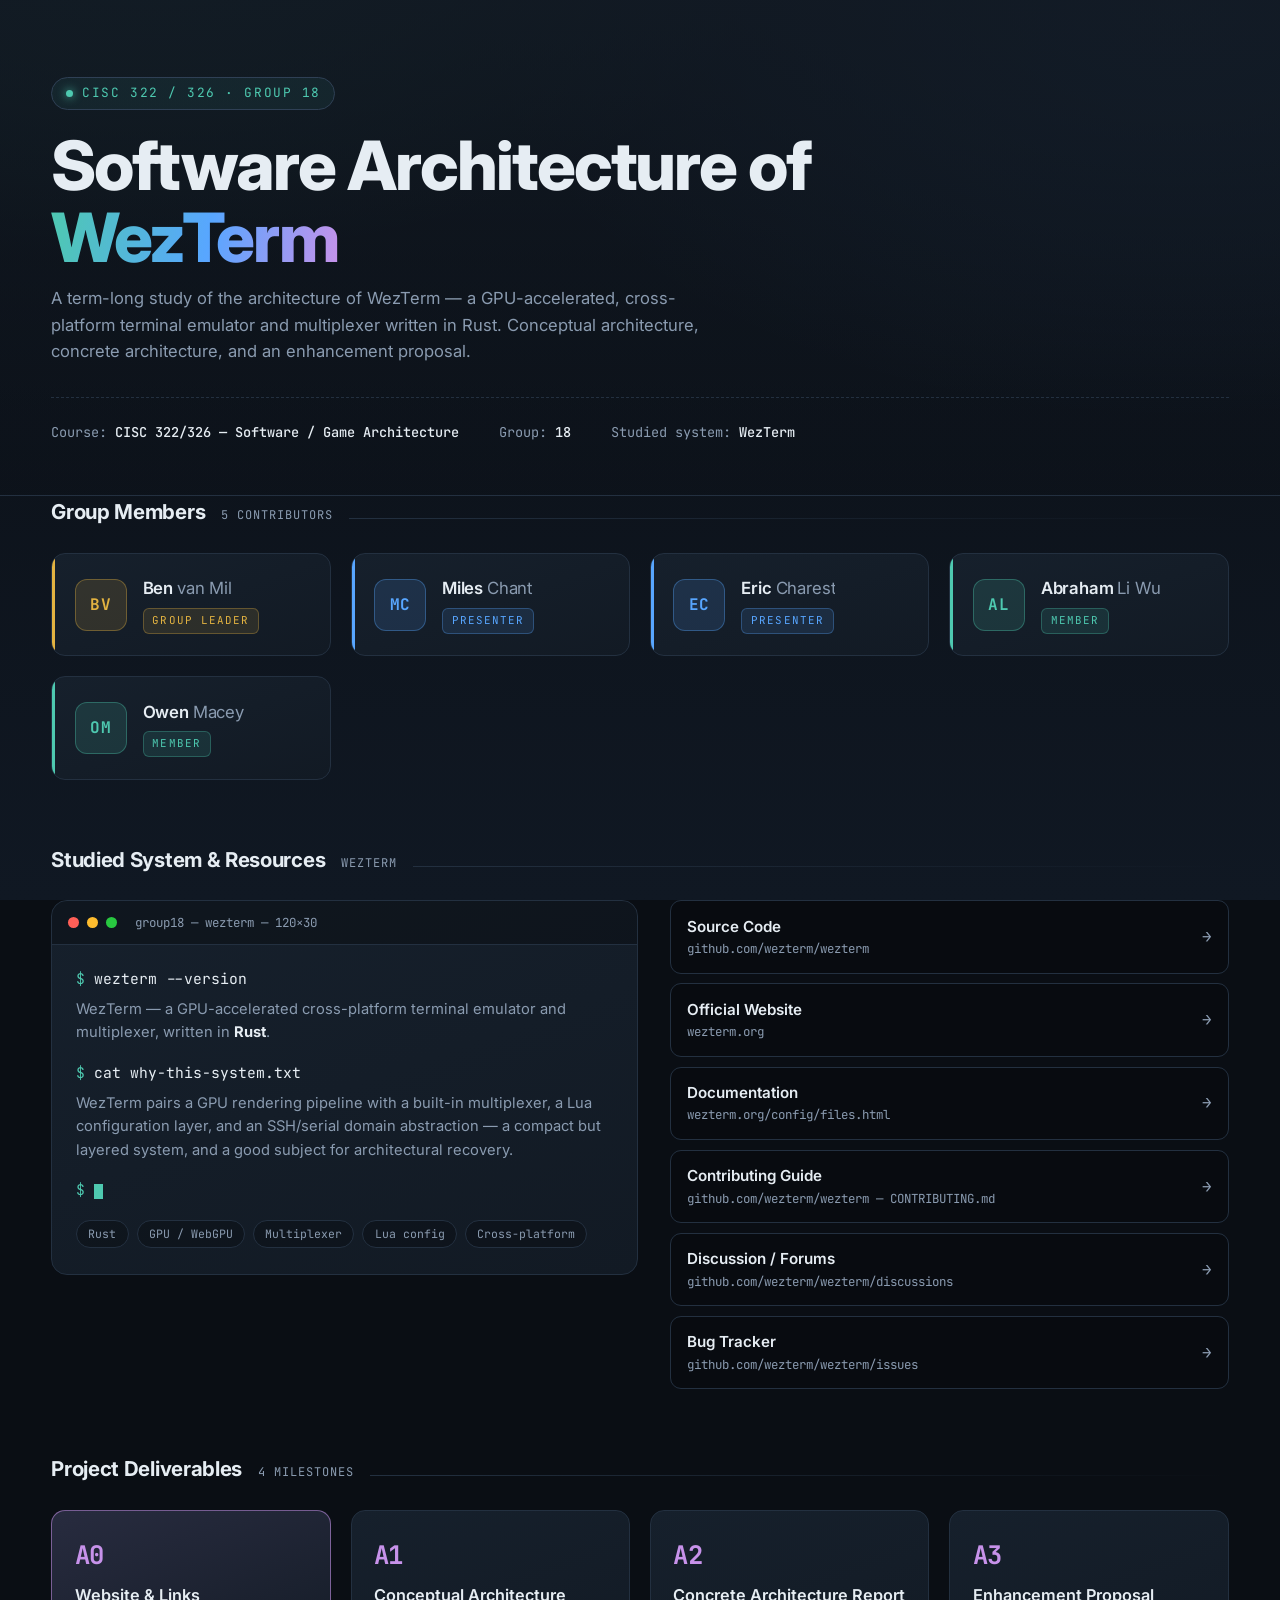
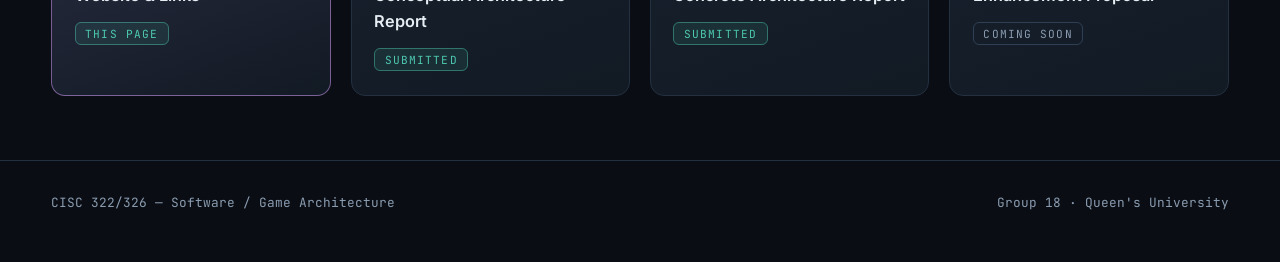
<file: index.html>
<!DOCTYPE html>
<html lang="en">
<head>
<meta charset="UTF-8">
<meta name="viewport" content="width=device-width, initial-scale=1.0">
<title>Group 18 — CISC 322 Term Project</title>
<link rel="preconnect" href="https://fonts.googleapis.com">
<link rel="preconnect" href="https://fonts.gstatic.com" crossorigin>
<link href="https://fonts.googleapis.com/css2?family=Inter:wght@400;500;600;700;800&family=JetBrains+Mono:wght@400;500;700&display=swap" rel="stylesheet">
<link rel="stylesheet" href="styles.css">
</head>
<body>

<header>
  <div class="wrap">
    <div class="eyebrow"><span class="dot"></span> CISC 322 / 326 &middot; Group 18</div>
    <h1>Software Architecture of <span class="grad">WezTerm</span></h1>
    <p class="lede">
      A term-long study of the architecture of WezTerm — a GPU-accelerated, cross-platform
      terminal emulator and multiplexer written in Rust. Conceptual architecture, concrete
      architecture, and an enhancement proposal.
    </p>
    <div class="meta-strip">
      <div>Course: <b>CISC 322/326 — Software / Game Architecture</b></div>
      <div>Group: <b>18</b></div>
      <div>Studied system: <b>WezTerm</b></div>
    </div>
  </div>
</header>

<main class="wrap">

  <section>
    <div class="section-head">
      <h2>Group Members</h2>
      <span class="tag">5 contributors</span>
    </div>
    <div class="members">

      <div class="member lead">
        <div class="avatar">BV</div>
        <div class="who">
          <div class="name">Ben <span class="surname">van Mil</span></div>
          <span class="badge">Group Leader</span>
        </div>
      </div>

      <div class="member presenter">
        <div class="avatar">MC</div>
        <div class="who">
          <div class="name">Miles <span class="surname">Chant</span></div>
          <span class="badge">Presenter</span>
        </div>
      </div>

      <div class="member presenter">
        <div class="avatar">EC</div>
        <div class="who">
          <div class="name">Eric <span class="surname">Charest</span></div>
          <span class="badge">Presenter</span>
        </div>
      </div>

      <div class="member dev">
        <div class="avatar">AL</div>
        <div class="who">
          <div class="name">Abraham <span class="surname">Li Wu</span></div>
          <span class="badge">Member</span>
        </div>
      </div>

      <div class="member dev">
        <div class="avatar">OM</div>
        <div class="who">
          <div class="name">Owen <span class="surname">Macey</span></div>
          <span class="badge">Member</span>
        </div>
      </div>

    </div>
  </section>

  <section>
    <div class="section-head">
      <h2>Studied System &amp; Resources</h2>
      <span class="tag">wezterm</span>
    </div>

    <div class="split">

      <div class="panel terminal">
        <div class="term-bar">
          <span class="light l1"></span><span class="light l2"></span><span class="light l3"></span>
          <span class="title">group18 — wezterm — 120&times;30</span>
        </div>
        <div class="term-body">
          <div class="line"><span class="prompt">$</span> <span class="cmd">wezterm --version</span></div>
          <div class="line out">WezTerm — a GPU-accelerated cross-platform terminal emulator and multiplexer, written in <strong>Rust</strong>.</div>
          <div class="line" style="margin-top:1rem;"><span class="prompt">$</span> <span class="cmd">cat why-this-system.txt</span></div>
          <div class="line out">
            WezTerm pairs a GPU rendering pipeline with a built-in multiplexer, a Lua
            configuration layer, and an SSH/serial domain abstraction — a compact but
            layered system, and a good subject for architectural recovery.
          </div>
          <div class="line" style="margin-top:1rem;"><span class="prompt">$</span> <span class="cursor"></span></div>

          <div class="chips">
            <span class="chip">Rust</span>
            <span class="chip">GPU / WebGPU</span>
            <span class="chip">Multiplexer</span>
            <span class="chip">Lua config</span>
            <span class="chip">Cross-platform</span>
          </div>
        </div>
      </div>

      <div class="links">
        <a class="link-row" href="https://github.com/wezterm/wezterm" target="_blank" rel="noopener">
          <div>
            <div class="label">Source Code</div>
            <div class="url">github.com/wezterm/wezterm</div>
          </div>
          <span class="arrow">&rarr;</span>
        </a>
        <a class="link-row" href="https://wezterm.org/" target="_blank" rel="noopener">
          <div>
            <div class="label">Official Website</div>
            <div class="url">wezterm.org</div>
          </div>
          <span class="arrow">&rarr;</span>
        </a>
        <a class="link-row" href="https://wezterm.org/config/files.html" target="_blank" rel="noopener">
          <div>
            <div class="label">Documentation</div>
            <div class="url">wezterm.org/config/files.html</div>
          </div>
          <span class="arrow">&rarr;</span>
        </a>
        <a class="link-row" href="https://github.com/wezterm/wezterm/blob/main/CONTRIBUTING.md" target="_blank" rel="noopener">
          <div>
            <div class="label">Contributing Guide</div>
            <div class="url">github.com/wezterm/wezterm — CONTRIBUTING.md</div>
          </div>
          <span class="arrow">&rarr;</span>
        </a>
        <a class="link-row" href="https://github.com/wezterm/wezterm/discussions" target="_blank" rel="noopener">
          <div>
            <div class="label">Discussion / Forums</div>
            <div class="url">github.com/wezterm/wezterm/discussions</div>
          </div>
          <span class="arrow">&rarr;</span>
        </a>
        <a class="link-row" href="https://github.com/wezterm/wezterm/issues" target="_blank" rel="noopener">
          <div>
            <div class="label">Bug Tracker</div>
            <div class="url">github.com/wezterm/wezterm/issues</div>
          </div>
          <span class="arrow">&rarr;</span>
        </a>
      </div>

    </div>
  </section>

  <section>
    <div class="section-head">
      <h2>Project Deliverables</h2>
      <span class="tag">4 milestones</span>
    </div>
    <div class="deliverables">
      <div class="card" aria-current="page">
        <div class="code">A0</div>
        <h3>Website &amp; Links</h3>
        <span class="status done">This page</span>
      </div>
      <a class="card" href="a1/">
        <div class="code">A1</div>
        <h3>Conceptual Architecture Report</h3>
        <span class="status done">Submitted</span>
      </a>
      <a class="card" href="a2/">
        <div class="code">A2</div>
        <h3>Concrete Architecture Report</h3>
        <span class="status done">Submitted</span>
      </a>
      <div class="card">
        <div class="code">A3</div>
        <h3>Enhancement Proposal</h3>
        <span class="status">Coming soon</span>
      </div>
    </div>
  </section>

</main>

<footer>
  <div class="wrap foot-inner">
    <div>CISC 322/326 — Software / Game Architecture</div>
    <div>Group 18 &middot; Queen's University</div>
  </div>
</footer>

</body>
</html>
</file>
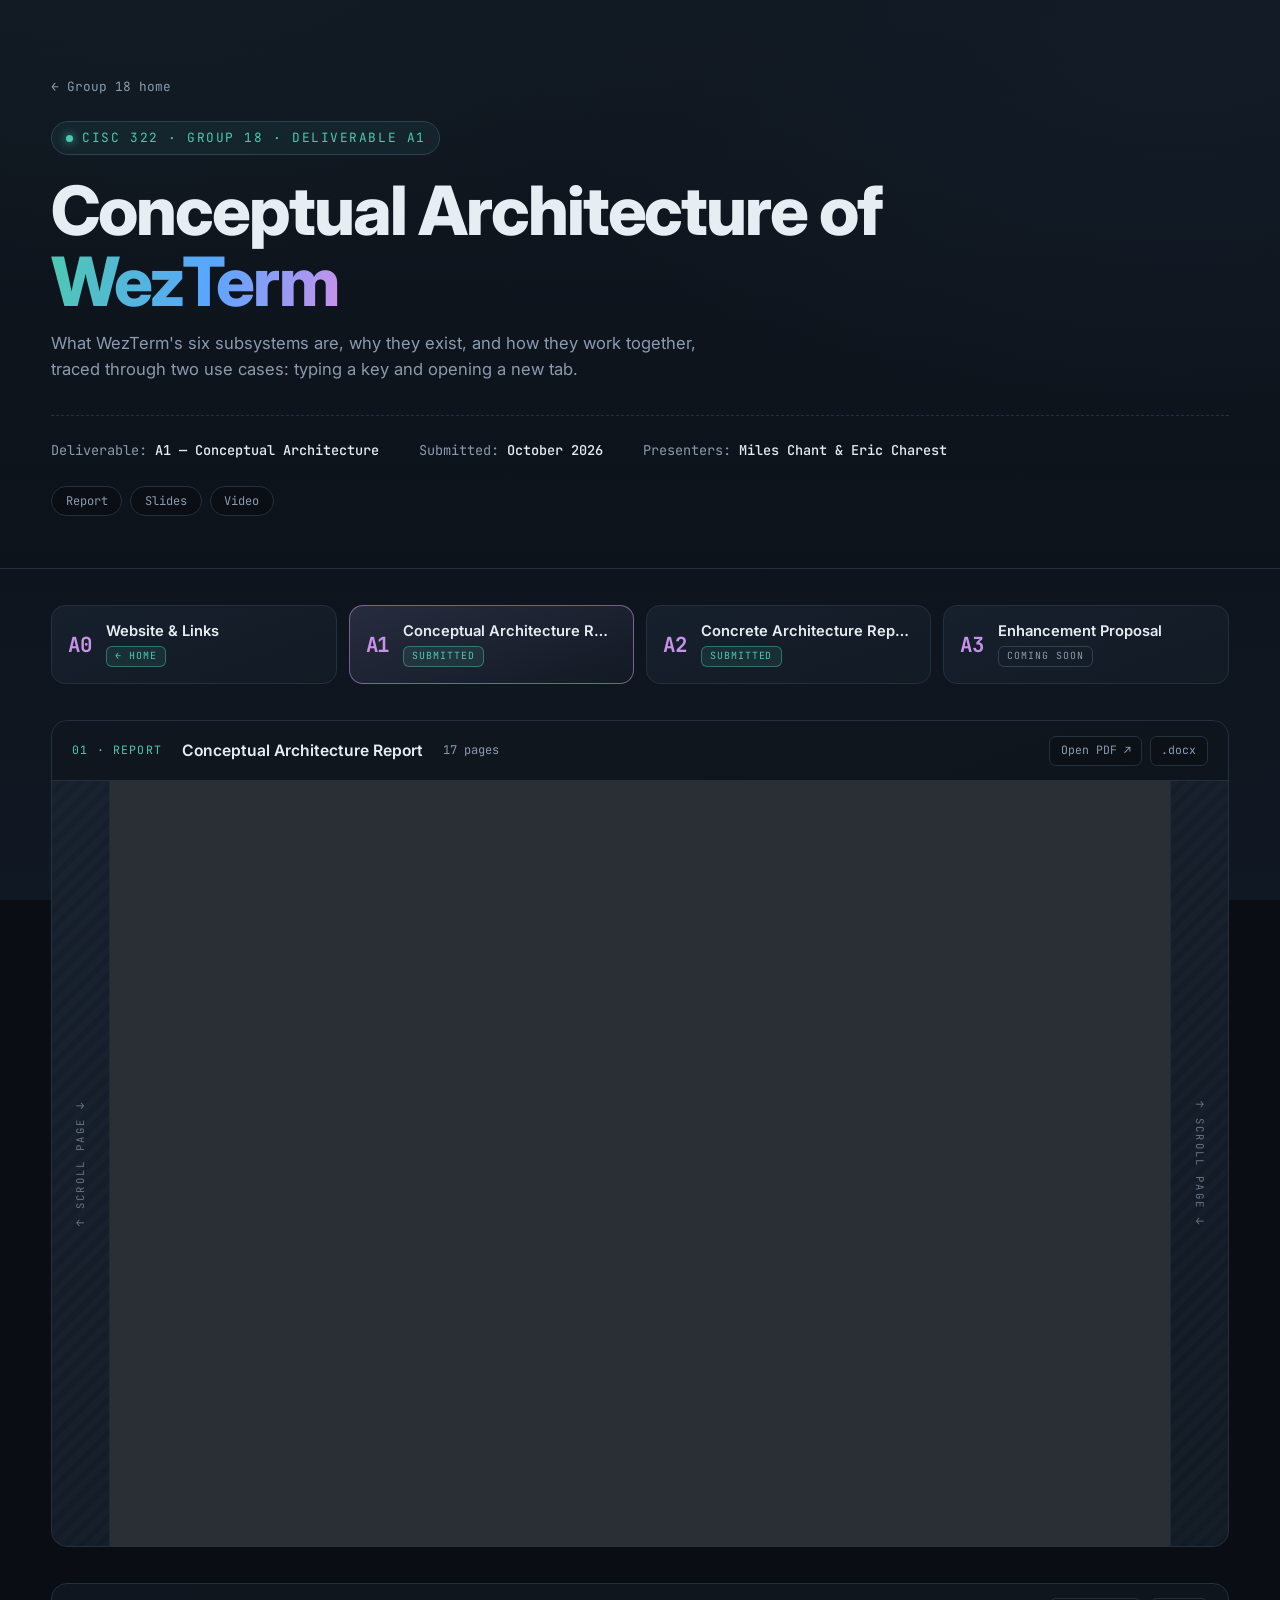
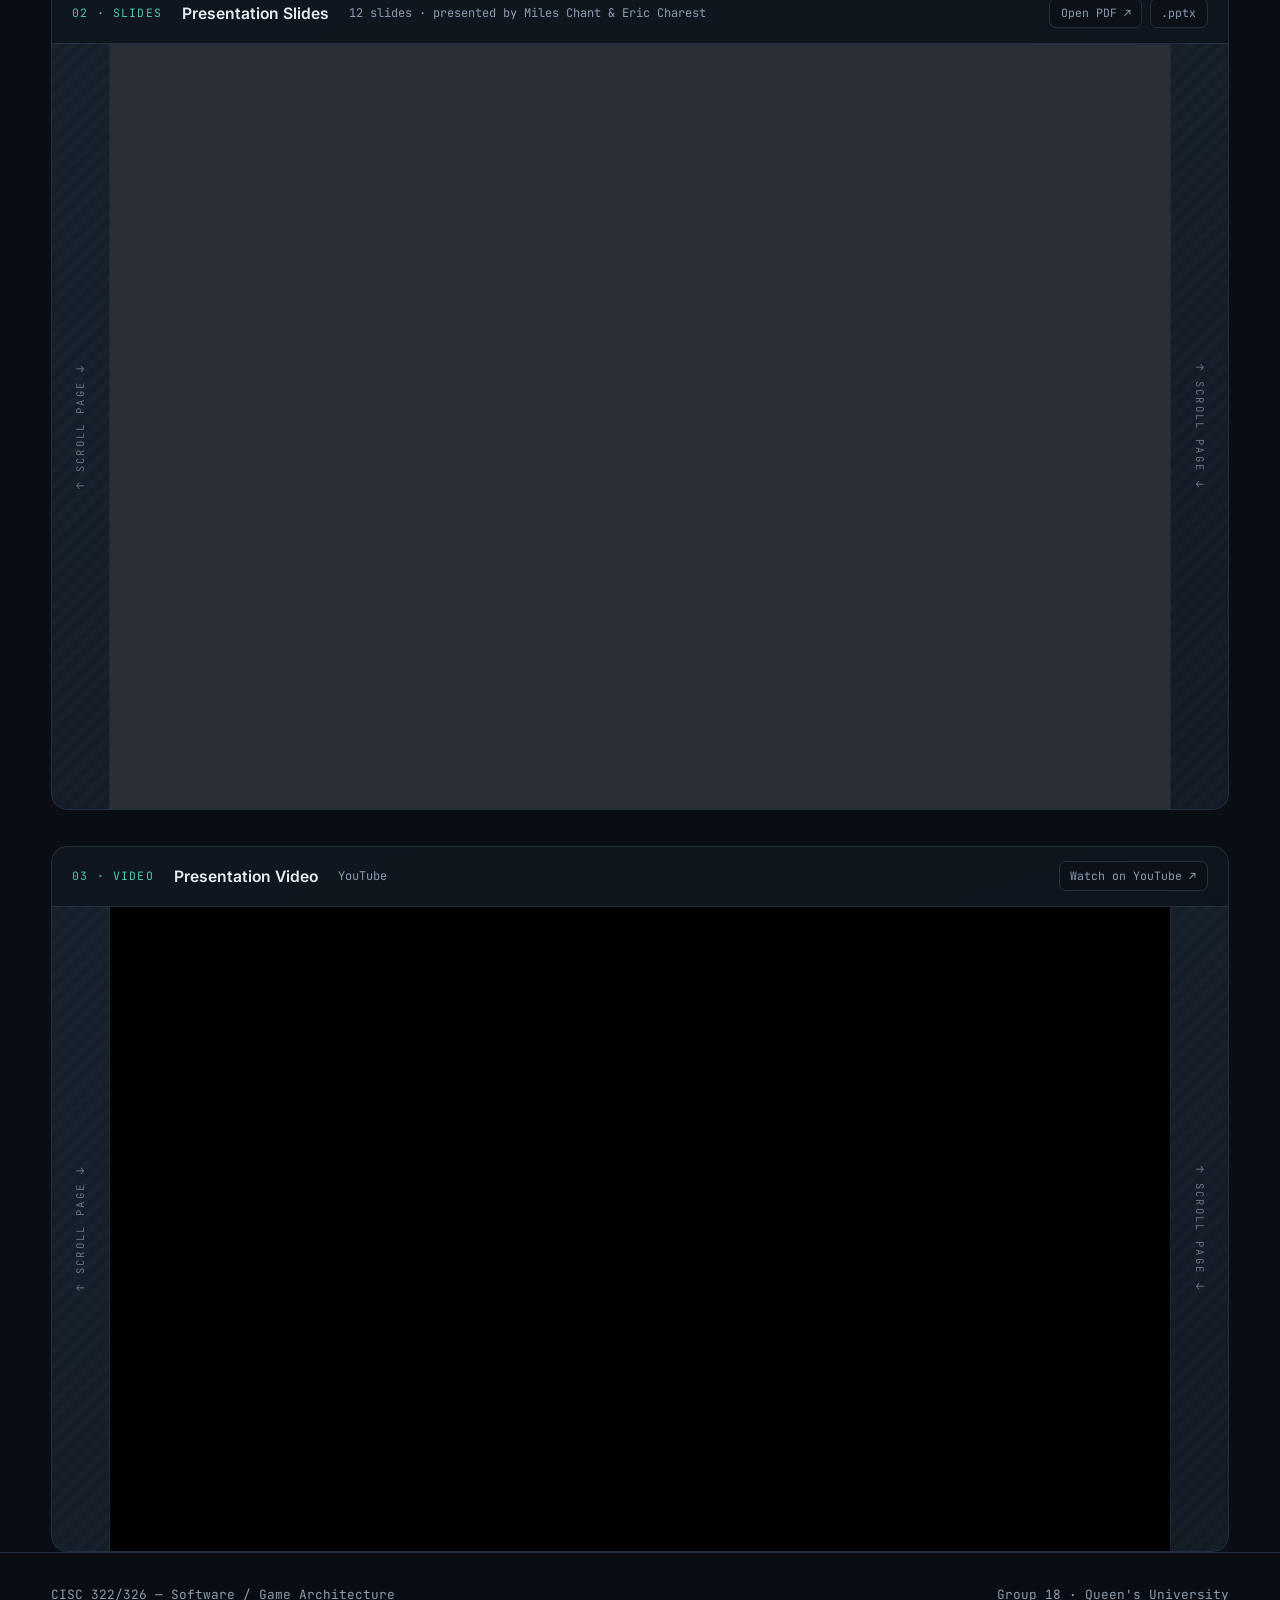
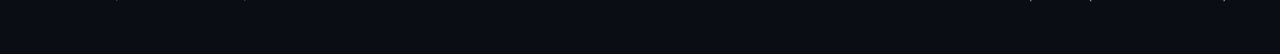
<file: a1/index.html>
<!DOCTYPE html>
<html lang="en">
<head>
<meta charset="UTF-8">
<meta name="viewport" content="width=device-width, initial-scale=1.0">
<title>A1 — Conceptual Architecture · Group 18</title>
<link rel="preconnect" href="https://fonts.googleapis.com">
<link rel="preconnect" href="https://fonts.gstatic.com" crossorigin>
<link href="https://fonts.googleapis.com/css2?family=Inter:wght@400;500;600;700;800&family=JetBrains+Mono:wght@400;500;700&display=swap" rel="stylesheet">
<link rel="stylesheet" href="../styles.css">
</head>
<body>

<header>
  <div class="wrap">
    <a class="back" href="../">&larr; Group 18 home</a>
    <div class="eyebrow"><span class="dot"></span> CISC 322 &middot; Group 18 &middot; Deliverable A1</div>
    <h1>Conceptual Architecture of <span class="grad">WezTerm</span></h1>
    <p class="lede">
      What WezTerm's six subsystems are, why they exist, and how they work together,
      traced through two use cases: typing a key and opening a new tab.
    </p>
    <div class="meta-strip">
      <div>Deliverable: <b>A1 — Conceptual Architecture</b></div>
      <div>Submitted: <b>October 2026</b></div>
      <div>Presenters: <b>Miles Chant &amp; Eric Charest</b></div>
    </div>
    <nav class="jump">
      <a href="#a1-report">Report</a>
      <a href="#a1-slides">Slides</a>
      <a href="#a1-video">Video</a>
    </nav>
  </div>
</header>

<main class="wrap">
  <nav class="deliverables compact" aria-label="Project deliverables">
    <a class="card" href="../">
      <div class="code">A0</div>
      <h3>Website &amp; Links</h3>
      <span class="status done">&larr; Home</span>
    </a>
    <a class="card" href="./" aria-current="page">
      <div class="code">A1</div>
      <h3>Conceptual Architecture Report</h3>
      <span class="status done">Submitted</span>
    </a>
    <a class="card" href="../a2/">
      <div class="code">A2</div>
      <h3>Concrete Architecture Report</h3>
      <span class="status done">Submitted</span>
    </a>
    <div class="card">
      <div class="code">A3</div>
      <h3>Enhancement Proposal</h3>
      <span class="status">Coming soon</span>
    </div>
  </nav>

  <div class="viewers">

      <div class="viewer" id="a1-report">
        <div class="viewer-head">
          <span class="idx">01 &middot; Report</span>
          <span class="title">Conceptual Architecture Report</span>
          <span class="sub">17 pages</span>
          <div class="viewer-actions">
            <a href="WezTerm-A1-Report.pdf" target="_blank" rel="noopener">Open PDF &nearr;</a>
            <a href="WezTerm-A1-Report.docx" download>.docx</a>
          </div>
        </div>
        <div class="viewer-stage">
          <div class="rail" aria-hidden="true"><span>&uarr; scroll page &darr;</span></div>
          <iframe class="doc-frame" src="WezTerm-A1-Report.pdf#view=FitH&amp;navpanes=0&amp;zoom=page-width" title="A1 Conceptual Architecture Report" loading="lazy"></iframe>
          <div class="rail" aria-hidden="true"><span>&uarr; scroll page &darr;</span></div>
        </div>
      </div>

      <div class="viewer" id="a1-slides">
        <div class="viewer-head">
          <span class="idx">02 &middot; Slides</span>
          <span class="title">Presentation Slides</span>
          <span class="sub">12 slides &middot; presented by Miles Chant &amp; Eric Charest</span>
          <div class="viewer-actions">
            <a href="WezTerm-A1-Slides.pdf" target="_blank" rel="noopener">Open PDF &nearr;</a>
            <a href="WezTerm-A1-Slides.pptx" download>.pptx</a>
          </div>
        </div>
        <div class="viewer-stage">
          <div class="rail" aria-hidden="true"><span>&uarr; scroll page &darr;</span></div>
          <iframe class="doc-frame" src="WezTerm-A1-Slides.pdf#view=FitH&amp;navpanes=0&amp;zoom=page-width" title="A1 Presentation Slides" loading="lazy"></iframe>
          <div class="rail" aria-hidden="true"><span>&uarr; scroll page &darr;</span></div>
        </div>
      </div>

      <div class="viewer" id="a1-video">
        <div class="viewer-head">
          <span class="idx">03 &middot; Video</span>
          <span class="title">Presentation Video</span>
          <span class="sub">YouTube</span>
          <div class="viewer-actions">
            <a href="https://youtu.be/cEuywLlwL_Q" target="_blank" rel="noopener">Watch on YouTube &nearr;</a>
          </div>
        </div>
        <div class="viewer-stage">
          <div class="rail" aria-hidden="true"><span>&uarr; scroll page &darr;</span></div>
          <div class="video-cell">
            <iframe class="video-frame" src="https://www.youtube-nocookie.com/embed/cEuywLlwL_Q?rel=0" title="A1 Presentation — Conceptual Architecture of WezTerm" loading="lazy" allow="accelerometer; autoplay; clipboard-write; encrypted-media; gyroscope; picture-in-picture; web-share" referrerpolicy="strict-origin-when-cross-origin" allowfullscreen></iframe>
          </div>
          <div class="rail" aria-hidden="true"><span>&uarr; scroll page &darr;</span></div>
        </div>
      </div>

  </div>
</main>

<footer>
  <div class="wrap foot-inner">
    <div>CISC 322/326 — Software / Game Architecture</div>
    <div>Group 18 &middot; Queen's University</div>
  </div>
</footer>

</body>
</html>
</file>
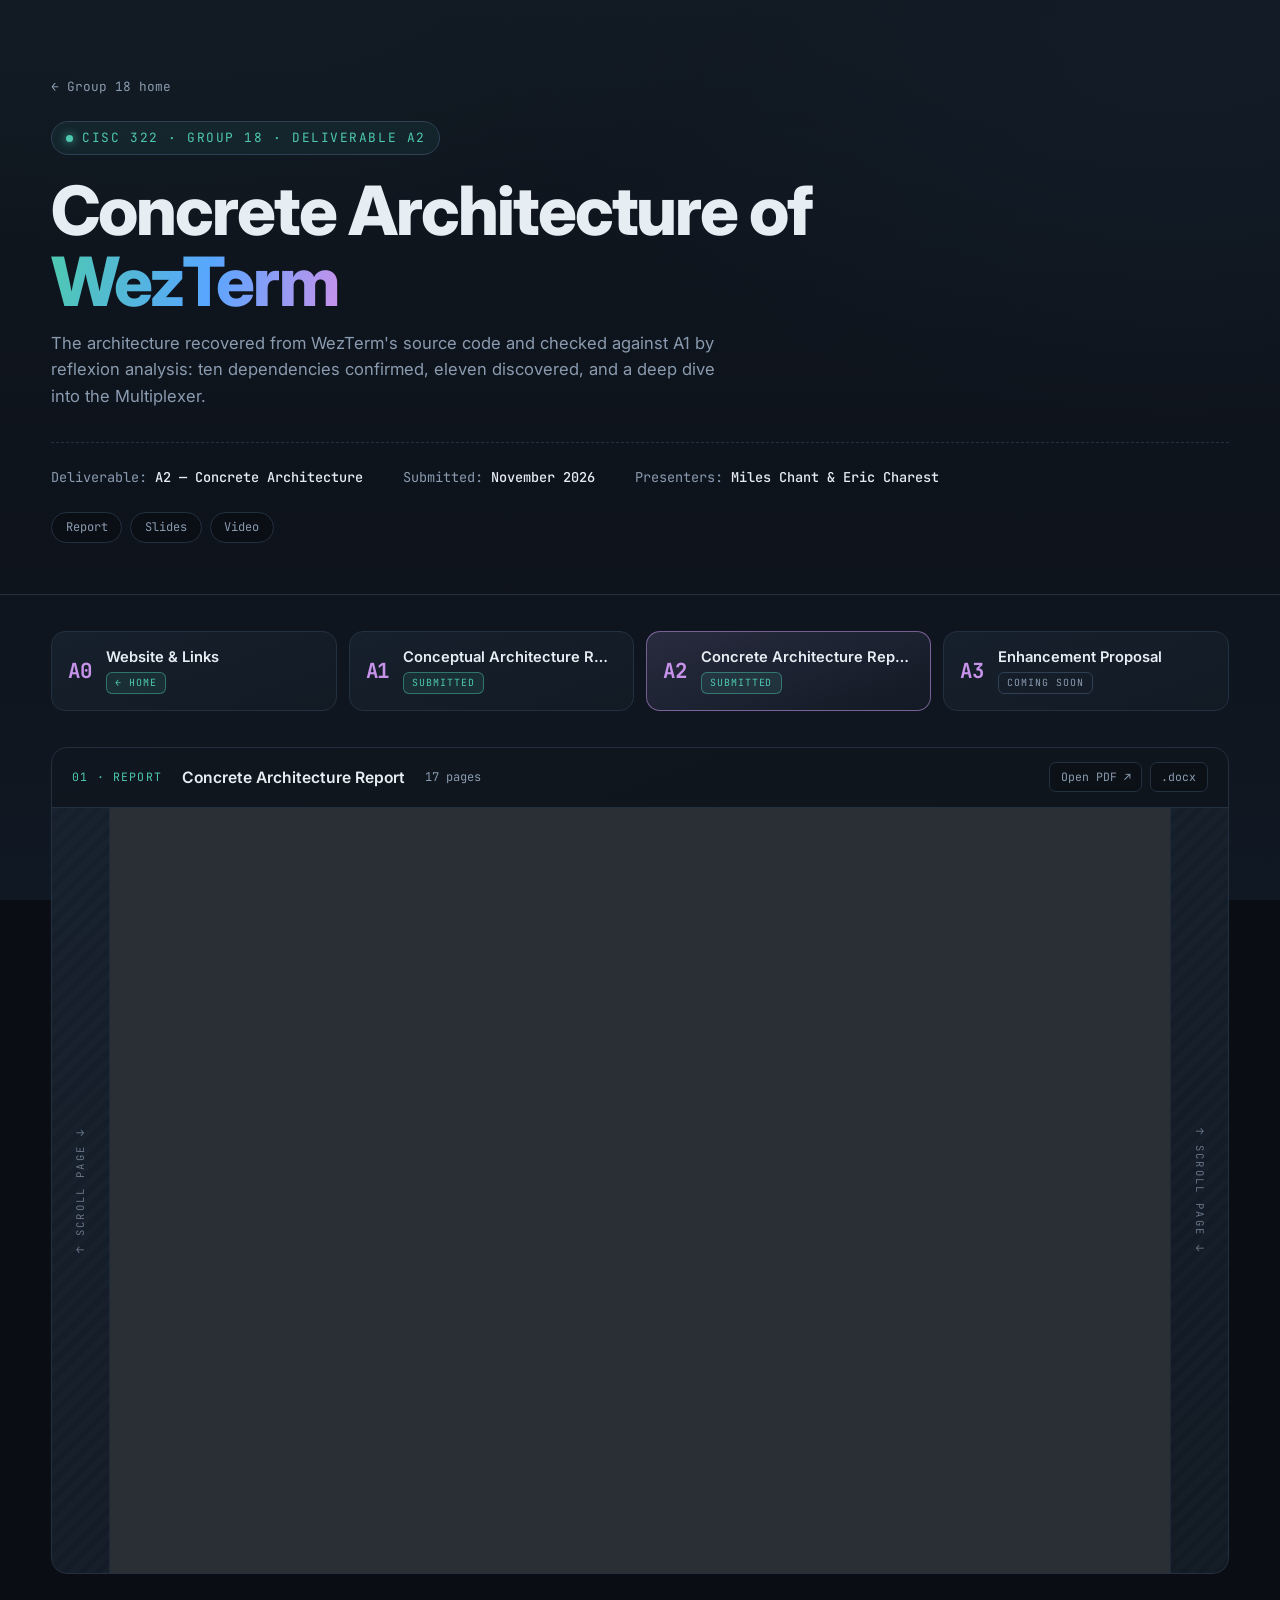
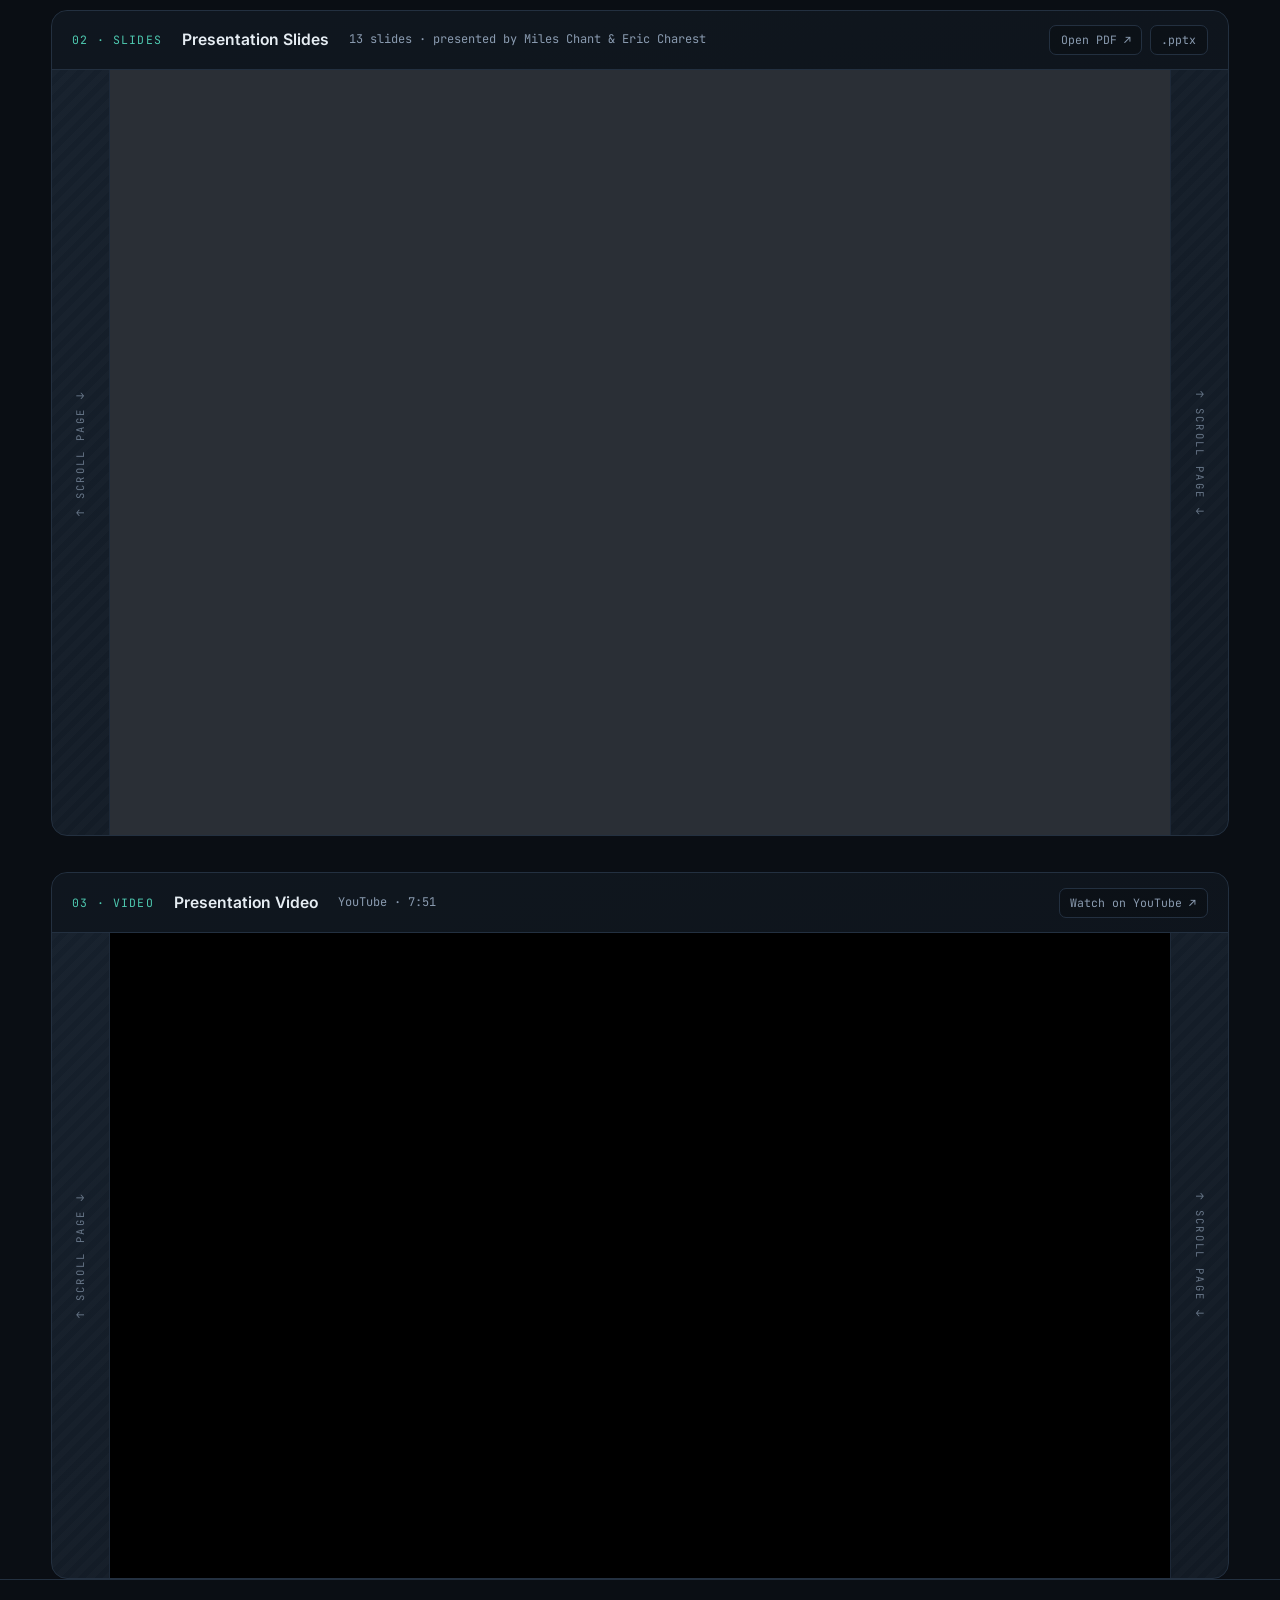
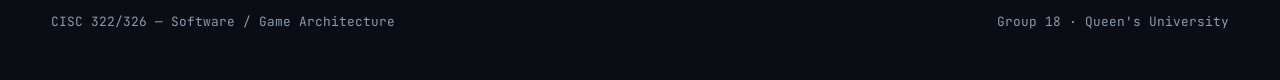
<file: a2/index.html>
<!DOCTYPE html>
<html lang="en">
<head>
<meta charset="UTF-8">
<meta name="viewport" content="width=device-width, initial-scale=1.0">
<title>A2 — Concrete Architecture · Group 18</title>
<link rel="preconnect" href="https://fonts.googleapis.com">
<link rel="preconnect" href="https://fonts.gstatic.com" crossorigin>
<link href="https://fonts.googleapis.com/css2?family=Inter:wght@400;500;600;700;800&family=JetBrains+Mono:wght@400;500;700&display=swap" rel="stylesheet">
<link rel="stylesheet" href="../styles.css">
</head>
<body>

<header>
  <div class="wrap">
    <a class="back" href="../">&larr; Group 18 home</a>
    <div class="eyebrow"><span class="dot"></span> CISC 322 &middot; Group 18 &middot; Deliverable A2</div>
    <h1>Concrete Architecture of <span class="grad">WezTerm</span></h1>
    <p class="lede">
      The architecture recovered from WezTerm's source code and checked against A1 by
      reflexion analysis: ten dependencies confirmed, eleven discovered, and a deep dive
      into the Multiplexer.
    </p>
    <div class="meta-strip">
      <div>Deliverable: <b>A2 — Concrete Architecture</b></div>
      <div>Submitted: <b>November 2026</b></div>
      <div>Presenters: <b>Miles Chant &amp; Eric Charest</b></div>
    </div>
    <nav class="jump">
      <a href="#a2-report">Report</a>
      <a href="#a2-slides">Slides</a>
      <a href="#a2-video">Video</a>
    </nav>
  </div>
</header>

<main class="wrap">
  <nav class="deliverables compact" aria-label="Project deliverables">
    <a class="card" href="../">
      <div class="code">A0</div>
      <h3>Website &amp; Links</h3>
      <span class="status done">&larr; Home</span>
    </a>
    <a class="card" href="../a1/">
      <div class="code">A1</div>
      <h3>Conceptual Architecture Report</h3>
      <span class="status done">Submitted</span>
    </a>
    <a class="card" href="./" aria-current="page">
      <div class="code">A2</div>
      <h3>Concrete Architecture Report</h3>
      <span class="status done">Submitted</span>
    </a>
    <div class="card">
      <div class="code">A3</div>
      <h3>Enhancement Proposal</h3>
      <span class="status">Coming soon</span>
    </div>
  </nav>

  <div class="viewers">

      <div class="viewer" id="a2-report">
        <div class="viewer-head">
          <span class="idx">01 &middot; Report</span>
          <span class="title">Concrete Architecture Report</span>
          <span class="sub">17 pages</span>
          <div class="viewer-actions">
            <a href="WezTerm-A2-Report.pdf" target="_blank" rel="noopener">Open PDF &nearr;</a>
            <a href="WezTerm-A2-Report.docx" download>.docx</a>
          </div>
        </div>
        <div class="viewer-stage">
          <div class="rail" aria-hidden="true"><span>&uarr; scroll page &darr;</span></div>
          <iframe class="doc-frame" src="WezTerm-A2-Report.pdf#view=FitH&amp;navpanes=0&amp;zoom=page-width" title="A2 Concrete Architecture Report" loading="lazy"></iframe>
          <div class="rail" aria-hidden="true"><span>&uarr; scroll page &darr;</span></div>
        </div>
      </div>

      <div class="viewer" id="a2-slides">
        <div class="viewer-head">
          <span class="idx">02 &middot; Slides</span>
          <span class="title">Presentation Slides</span>
          <span class="sub">13 slides &middot; presented by Miles Chant &amp; Eric Charest</span>
          <div class="viewer-actions">
            <a href="WezTerm-A2-Slides.pdf" target="_blank" rel="noopener">Open PDF &nearr;</a>
            <a href="WezTerm-A2-Slides.pptx" download>.pptx</a>
          </div>
        </div>
        <div class="viewer-stage">
          <div class="rail" aria-hidden="true"><span>&uarr; scroll page &darr;</span></div>
          <iframe class="doc-frame" src="WezTerm-A2-Slides.pdf#view=FitH&amp;navpanes=0&amp;zoom=page-width" title="A2 Presentation Slides" loading="lazy"></iframe>
          <div class="rail" aria-hidden="true"><span>&uarr; scroll page &darr;</span></div>
        </div>
      </div>

      <div class="viewer" id="a2-video">
        <div class="viewer-head">
          <span class="idx">03 &middot; Video</span>
          <span class="title">Presentation Video</span>
          <span class="sub">YouTube &middot; 7:51</span>
          <div class="viewer-actions">
            <a href="https://youtu.be/MELZTSBj9Iw" target="_blank" rel="noopener">Watch on YouTube &nearr;</a>
          </div>
        </div>
        <div class="viewer-stage">
          <div class="rail" aria-hidden="true"><span>&uarr; scroll page &darr;</span></div>
          <div class="video-cell">
            <iframe class="video-frame" src="https://www.youtube-nocookie.com/embed/MELZTSBj9Iw?rel=0" title="A2 Presentation — Concrete Architecture of WezTerm" loading="lazy" allow="accelerometer; autoplay; clipboard-write; encrypted-media; gyroscope; picture-in-picture; web-share" referrerpolicy="strict-origin-when-cross-origin" allowfullscreen></iframe>
          </div>
          <div class="rail" aria-hidden="true"><span>&uarr; scroll page &darr;</span></div>
        </div>
      </div>

  </div>
</main>

<footer>
  <div class="wrap foot-inner">
    <div>CISC 322/326 — Software / Game Architecture</div>
    <div>Group 18 &middot; Queen's University</div>
  </div>
</footer>

</body>
</html>
</file>
<file: styles.css>
:root {
  --bg:        #0a0e14;
  --bg-glow:   #101823;
  --panel:     #121a24;
  --panel-2:   #16202c;
  --border:    #233040;
  --border-lit:#2f4055;
  --text:      #e6edf3;
  --muted:     #8a9bb0;
  --accent:    #4ec9b0;
  --accent-2:  #58a6ff;
  --accent-3:  #c792ea;
  --amber:     #e3b341;
  --mono: "JetBrains Mono", ui-monospace, SFMono-Regular, Menlo, Consolas, monospace;
  --sans: "Inter", -apple-system, BlinkMacSystemFont, "Segoe UI", Helvetica, Arial, sans-serif;
  --stack-gap: clamp(1.5rem, 3vw, 2.25rem);
}

* { box-sizing: border-box; }

html { scroll-behavior: smooth; }

body {
  margin: 0;
  font-family: var(--sans);
  background: var(--bg);
  color: var(--text);
  line-height: 1.6;
  -webkit-font-smoothing: antialiased;
  background-image:
    radial-gradient(900px 500px at 12% -10%, rgba(78, 201, 176, 0.14), transparent 70%),
    radial-gradient(1000px 600px at 92% 0%, rgba(88, 166, 255, 0.12), transparent 70%),
    linear-gradient(var(--bg), var(--bg-glow));
  background-attachment: fixed;
}

.wrap {
  width: 100%;
  max-width: 1680px;
  margin: 0 auto;
  padding: 0 clamp(1.25rem, 4vw, 4.5rem);
}

/* ---------- header ---------- */

header {
  border-bottom: 1px solid var(--border);
  background: linear-gradient(180deg, rgba(18, 26, 36, 0.85), rgba(10, 14, 20, 0.2));
  padding: clamp(2.5rem, 6vw, 5rem) 0 clamp(2rem, 4vw, 3.5rem);
}
.back {
  display: block;
  width: fit-content;
  margin-bottom: 1.5rem;
  font-family: var(--mono);
  font-size: 0.8rem;
  color: var(--muted);
  text-decoration: none;
  transition: color 0.16s ease;
}
.back:hover { color: var(--accent-2); }
.jump { display: flex; flex-wrap: wrap; gap: 0.5rem; margin-top: 1.5rem; }
.jump a {
  font-family: var(--mono);
  font-size: 0.75rem;
  color: var(--muted);
  text-decoration: none;
  border: 1px solid var(--border);
  border-radius: 999px;
  padding: 0.3rem 0.85rem;
  background: rgba(0, 0, 0, 0.25);
  transition: border-color 0.16s ease, color 0.16s ease;
}
.jump a:hover { color: var(--accent); border-color: rgba(78, 201, 176, 0.45); }
.eyebrow {
  display: inline-flex;
  align-items: center;
  gap: 0.6rem;
  font-family: var(--mono);
  font-size: 0.8rem;
  letter-spacing: 0.12em;
  text-transform: uppercase;
  color: var(--accent);
  border: 1px solid var(--border-lit);
  background: rgba(78, 201, 176, 0.07);
  padding: 0.35rem 0.85rem;
  border-radius: 999px;
}
.eyebrow .dot {
  width: 7px; height: 7px; border-radius: 50%;
  background: var(--accent);
  box-shadow: 0 0 10px var(--accent);
}
header h1 {
  margin: 1.25rem 0 0.75rem;
  font-size: clamp(2.2rem, 5.5vw, 4.25rem);
  font-weight: 800;
  letter-spacing: -0.03em;
  line-height: 1.05;
  max-width: 22ch;
}
header h1 .grad {
  background: linear-gradient(100deg, var(--accent), var(--accent-2) 55%, var(--accent-3));
  -webkit-background-clip: text;
  background-clip: text;
  color: transparent;
}
.lede {
  margin: 0;
  max-width: 68ch;
  font-size: clamp(1rem, 1.3vw, 1.2rem);
  color: var(--muted);
}
.meta-strip {
  display: flex;
  flex-wrap: wrap;
  gap: 0.6rem 2.5rem;
  margin-top: 2rem;
  padding-top: 1.5rem;
  border-top: 1px dashed var(--border);
  font-family: var(--mono);
  font-size: 0.85rem;
  color: var(--muted);
}
.meta-strip b { color: var(--text); font-weight: 500; }

/* ---------- layout ---------- */

main { padding: clamp(2.5rem, 5vw, 4rem) 0 5rem; }

.section-head {
  display: flex;
  align-items: baseline;
  gap: 1rem;
  margin: 0 0 1.5rem;
}
.section-head h2 {
  margin: 0;
  font-size: clamp(1.15rem, 1.6vw, 1.45rem);
  font-weight: 700;
  letter-spacing: -0.015em;
}
.section-head .tag {
  font-family: var(--mono);
  font-size: 0.75rem;
  color: var(--muted);
  letter-spacing: 0.08em;
  text-transform: uppercase;
}
.section-head::after {
  content: "";
  flex: 1;
  height: 1px;
  background: linear-gradient(90deg, var(--border), transparent);
}

section { margin-bottom: clamp(3rem, 5vw, 4.5rem); }

/* ---------- member tiles ---------- */

.members {
  display: grid;
  grid-template-columns: repeat(auto-fit, minmax(260px, 1fr));
  gap: 1.25rem;
}
.member {
  position: relative;
  display: flex;
  align-items: center;
  gap: 1rem;
  padding: 1.35rem 1.4rem;
  background: linear-gradient(160deg, var(--panel-2), var(--panel));
  border: 1px solid var(--border);
  border-radius: 14px;
  overflow: hidden;
  transition: transform 0.18s ease, border-color 0.18s ease, box-shadow 0.18s ease;
}
.member::before {
  content: "";
  position: absolute;
  inset: 0 auto 0 0;
  width: 3px;
  background: var(--role-color, var(--border-lit));
}
.member:hover {
  transform: translateY(-3px);
  border-color: var(--border-lit);
  box-shadow: 0 14px 34px rgba(0, 0, 0, 0.42);
}
.avatar {
  flex: none;
  width: 52px; height: 52px;
  display: grid;
  place-items: center;
  border-radius: 12px;
  font-family: var(--mono);
  font-weight: 700;
  font-size: 1rem;
  letter-spacing: 0.02em;
  color: var(--role-color, var(--text));
  background: color-mix(in srgb, var(--role-color, #8a9bb0) 14%, transparent);
  border: 1px solid color-mix(in srgb, var(--role-color, #8a9bb0) 35%, transparent);
}
.member .who { min-width: 0; }
.member .name {
  font-weight: 600;
  font-size: 1.05rem;
  letter-spacing: -0.01em;
  white-space: nowrap;
  overflow: hidden;
  text-overflow: ellipsis;
}
.member .surname { color: var(--muted); font-weight: 400; }
.badge {
  display: inline-block;
  margin-top: 0.35rem;
  font-family: var(--mono);
  font-size: 0.68rem;
  letter-spacing: 0.1em;
  text-transform: uppercase;
  padding: 0.2rem 0.55rem;
  border-radius: 6px;
  color: var(--role-color, var(--muted));
  background: color-mix(in srgb, var(--role-color, #8a9bb0) 12%, transparent);
  border: 1px solid color-mix(in srgb, var(--role-color, #8a9bb0) 30%, transparent);
}
.member.lead      { --role-color: var(--amber); }
.member.presenter { --role-color: var(--accent-2); }
.member.dev       { --role-color: var(--accent); }

/* ---------- system + links split ---------- */

.split {
  display: grid;
  grid-template-columns: minmax(0, 1.05fr) minmax(0, 1fr);
  gap: clamp(1.25rem, 2.5vw, 2rem);
  align-items: start;
}

.panel {
  background: linear-gradient(160deg, var(--panel-2), var(--panel));
  border: 1px solid var(--border);
  border-radius: 16px;
  padding: clamp(1.5rem, 2.2vw, 2rem);
}

.terminal {
  padding: 0;
  overflow: hidden;
  font-family: var(--mono);
}
.term-bar {
  display: flex;
  align-items: center;
  gap: 0.5rem;
  padding: 0.7rem 1rem;
  background: rgba(0, 0, 0, 0.3);
  border-bottom: 1px solid var(--border);
}
.term-bar span.light { width: 11px; height: 11px; border-radius: 50%; }
.l1 { background: #ff5f57; } .l2 { background: #febc2e; } .l3 { background: #28c840; }
.term-bar .title {
  margin-left: 0.6rem;
  font-size: 0.78rem;
  color: var(--muted);
}
.term-body { padding: 1.4rem 1.5rem 1.6rem; font-size: 0.92rem; }
.term-body .line { margin-bottom: 0.45rem; }
.prompt { color: var(--accent); }
.cmd { color: var(--text); }
.out { color: var(--muted); font-family: var(--sans); }
.out strong { color: var(--text); }
.cursor {
  display: inline-block;
  width: 9px; height: 1.05em;
  background: var(--accent);
  vertical-align: text-bottom;
  animation: blink 1.15s steps(2, start) infinite;
}
@keyframes blink { to { visibility: hidden; } }

.chips { display: flex; flex-wrap: wrap; gap: 0.5rem; margin-top: 1.1rem; }
.chip {
  font-family: var(--mono);
  font-size: 0.72rem;
  color: var(--muted);
  border: 1px solid var(--border);
  background: rgba(0,0,0,0.25);
  border-radius: 999px;
  padding: 0.25rem 0.7rem;
}

.links { display: grid; gap: 0.6rem; }
.link-row {
  display: flex;
  align-items: center;
  gap: 1rem;
  padding: 0.85rem 1rem;
  border: 1px solid var(--border);
  border-radius: 11px;
  background: rgba(0, 0, 0, 0.18);
  text-decoration: none;
  color: inherit;
  transition: border-color 0.16s ease, background 0.16s ease, transform 0.16s ease;
}
.link-row:hover {
  border-color: var(--accent-2);
  background: rgba(88, 166, 255, 0.08);
  transform: translateX(3px);
}
.link-row .label { font-weight: 600; font-size: 0.95rem; }
.link-row .url {
  font-family: var(--mono);
  font-size: 0.78rem;
  color: var(--muted);
  white-space: nowrap;
  overflow: hidden;
  text-overflow: ellipsis;
}
.link-row .arrow { margin-left: auto; color: var(--muted); font-family: var(--mono); }
.link-row:hover .arrow { color: var(--accent-2); }

/* ---------- deliverables ---------- */

.deliverables {
  display: grid;
  grid-template-columns: repeat(auto-fit, minmax(240px, 1fr));
  gap: 1.25rem;
}
.card {
  position: relative;
  padding: 1.5rem 1.4rem;
  border: 1px solid var(--border);
  border-radius: 14px;
  background: linear-gradient(160deg, var(--panel-2), var(--panel));
  transition: border-color 0.18s ease, transform 0.18s ease;
}
.card:hover { border-color: var(--border-lit); transform: translateY(-3px); }
.card .code {
  font-family: var(--mono);
  font-size: 1.6rem;
  font-weight: 700;
  color: var(--accent-3);
  letter-spacing: -0.02em;
}
.card h3 { margin: 0.35rem 0 0.75rem; font-size: 1.02rem; font-weight: 600; }
.status {
  font-family: var(--mono);
  font-size: 0.7rem;
  letter-spacing: 0.1em;
  text-transform: uppercase;
  padding: 0.22rem 0.6rem;
  border-radius: 6px;
  border: 1px solid var(--border-lit);
  color: var(--muted);
}
.status.done { color: var(--accent); border-color: rgba(78,201,176,0.45); background: rgba(78,201,176,0.1); }
a.card { display: block; color: inherit; text-decoration: none; }
.card[aria-current="page"] {
  border-color: color-mix(in srgb, var(--accent-3) 55%, transparent);
  background: linear-gradient(160deg, color-mix(in srgb, var(--accent-3) 10%, var(--panel-2)), var(--panel));
}

/* half-height tiles used as navigation on deliverable pages */
.deliverables.compact {
  grid-template-columns: repeat(4, minmax(0, 1fr));
  gap: 0.75rem;
  margin: var(--stack-gap) 0;
}
.deliverables.compact .card {
  display: grid;
  grid-template-columns: auto minmax(0, 1fr);
  align-items: center;
  column-gap: 0.9rem;
  row-gap: 0.25rem;
  padding: 1rem;
}
.deliverables.compact .card:hover { transform: translateY(-2px); }
.deliverables.compact .code { grid-row: 1 / 3; font-size: 1.3rem; }
.deliverables.compact h3 {
  margin: 0;
  font-size: 0.92rem;
  line-height: 1.35;
  white-space: nowrap;
  overflow: hidden;
  text-overflow: ellipsis;
}
.deliverables.compact .status { justify-self: start; font-size: 0.62rem; padding: 0.12rem 0.5rem; }

/* ---------- embedded deliverables ---------- */

.viewers { display: grid; gap: var(--stack-gap); }
.viewer {
  border: 1px solid var(--border);
  border-radius: 16px;
  background: linear-gradient(160deg, var(--panel-2), var(--panel));
  overflow: hidden;
  scroll-margin-top: 1.5rem;
}
.viewer-head {
  display: flex;
  flex-wrap: wrap;
  align-items: center;
  gap: 0.6rem 1.25rem;
  padding: 0.9rem 1.25rem;
  background: rgba(0, 0, 0, 0.3);
  border-bottom: 1px solid var(--border);
}
.viewer-head .idx {
  font-family: var(--mono);
  font-size: 0.72rem;
  letter-spacing: 0.1em;
  text-transform: uppercase;
  color: var(--accent);
}
.viewer-head .title { font-weight: 600; font-size: 0.98rem; }
.viewer-head .sub {
  font-family: var(--mono);
  font-size: 0.75rem;
  color: var(--muted);
}
.viewer-actions { margin-left: auto; display: flex; flex-wrap: wrap; gap: 0.5rem; }
.viewer-actions a {
  font-family: var(--mono);
  font-size: 0.72rem;
  color: var(--muted);
  text-decoration: none;
  border: 1px solid var(--border);
  border-radius: 7px;
  padding: 0.3rem 0.65rem;
  background: rgba(0, 0, 0, 0.2);
  transition: border-color 0.16s ease, color 0.16s ease, background 0.16s ease;
}
.viewer-actions a:hover {
  color: var(--accent-2);
  border-color: var(--accent-2);
  background: rgba(88, 166, 255, 0.08);
}

/* The side rails are plain page content, so the wheel scrolls the page
   over them while the embed in the middle keeps its own scroll. */
.viewer-stage {
  --rail: clamp(22px, 4.5vw, 88px);
  display: grid;
  grid-template-columns: var(--rail) minmax(0, 1fr) var(--rail);
}
.rail {
  display: flex;
  align-items: center;
  justify-content: center;
  color: var(--muted);
  font-family: var(--mono);
  font-size: 0.66rem;
  letter-spacing: 0.22em;
  text-transform: uppercase;
  background: repeating-linear-gradient(135deg, rgba(255, 255, 255, 0.025) 0 6px, transparent 6px 12px);
  opacity: 0.7;
  transition: opacity 0.16s ease, color 0.16s ease;
  user-select: none;
}
.rail:first-child { border-right: 1px solid var(--border); }
.rail:last-child  { border-left: 1px solid var(--border); }
.rail:hover { opacity: 1; color: var(--accent); }
.rail span { writing-mode: vertical-rl; white-space: nowrap; }
.rail:first-child span { transform: rotate(180deg); }

.doc-frame {
  display: block;
  width: 100%;
  height: clamp(480px, 85vh, 1200px);
  border: 0;
  background: #2a2f36;
}
.video-cell {
  display: grid;
  place-items: center;
  padding: clamp(0.75rem, 2vw, 1.5rem) 0;
  background: #000;
}
.video-frame {
  display: block;
  width: min(100%, calc(80vh * 16 / 9));
  aspect-ratio: 16 / 9;
  border: 0;
}


footer {
  border-top: 1px solid var(--border);
  padding: 2rem 0 3rem;
  font-family: var(--mono);
  font-size: 0.8rem;
  color: var(--muted);
}
.foot-inner { display: flex; flex-wrap: wrap; gap: 0.75rem 2rem; justify-content: space-between; }

@media (max-width: 1100px) {
  .deliverables.compact { grid-template-columns: repeat(2, minmax(0, 1fr)); }
}
@media (max-width: 900px) {
  .split { grid-template-columns: 1fr; }
}
@media (max-width: 600px) {
  .rail span { display: none; }
  .viewer-actions { margin-left: 0; }
}
</file>
